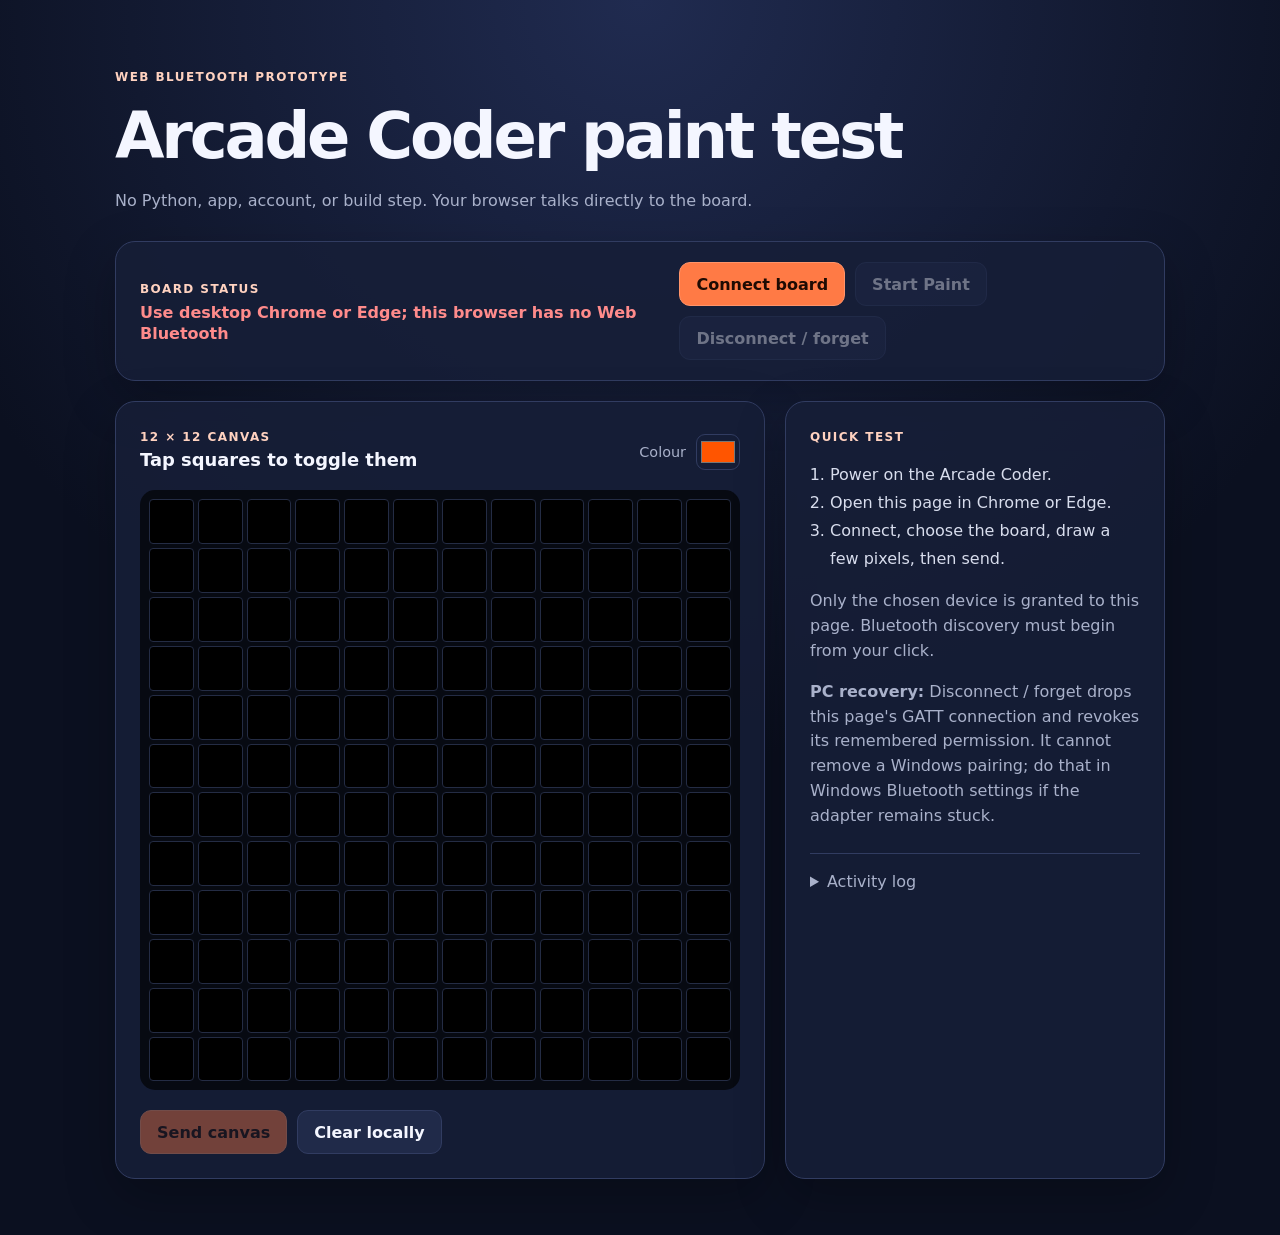
<file: web_bluetooth/index.html>
<!doctype html>
<html lang="en">
<head>
  <meta charset="utf-8">
  <meta name="viewport" content="width=device-width, initial-scale=1">
  <meta name="theme-color" content="#0b1020">
  <title>LightyCoderDoodad · browser paint test</title>
  <link rel="stylesheet" href="style.css?v=3">
</head>
<body>
  <main>
    <header>
      <p class="eyebrow">Web Bluetooth prototype</p>
      <h1>Arcade Coder paint test</h1>
      <p>No Python, app, account, or build step. Your browser talks directly to the board.</p>
    </header>

    <section class="panel connection">
      <div>
        <span class="label">Board status</span>
        <strong id="status" role="status">Ready to connect</strong>
      </div>
      <div class="buttons">
        <button id="connect" class="primary">Connect board</button>
        <button id="startPaint" disabled>Start Paint</button>
        <button id="resetBoard" disabled>Disconnect / forget</button>
      </div>
    </section>

    <section class="workspace">
      <div class="panel painter">
        <div class="painter-heading">
          <div>
            <span class="label">12 × 12 canvas</span>
            <h2>Tap squares to toggle them</h2>
          </div>
          <label class="colour">Colour <input id="colour" type="color" value="#ff5500"></label>
        </div>
        <div id="grid" class="grid"></div>
        <div class="buttons bottom">
          <button id="send" class="primary" disabled>Send canvas</button>
          <button id="clear">Clear locally</button>
        </div>
      </div>

      <aside class="panel notes">
        <span class="label">Quick test</span>
        <ol>
          <li>Power on the Arcade Coder.</li>
          <li>Open this page in Chrome or Edge.</li>
          <li>Connect, choose the board, draw a few pixels, then send.</li>
        </ol>
        <p>Only the chosen device is granted to this page. Bluetooth discovery must begin from your click.</p>
        <p><strong>PC recovery:</strong> Disconnect / forget drops this page's GATT connection and revokes its remembered permission. It cannot remove a Windows pairing; do that in Windows Bluetooth settings if the adapter remains stuck.</p>
        <details>
          <summary>Activity log</summary>
          <pre id="log" aria-live="polite"></pre>
        </details>
      </aside>
    </section>
  </main>
  <script src="protocol.js"></script>
  <script src="app.js"></script>
</body>
</html>
</file>
<file: web_bluetooth/style.css>
:root {
  color-scheme: dark;
  font-family: Inter, ui-sans-serif, system-ui, sans-serif;
  background: #0b1020;
  color: #f4f6ff;
  --ink-muted: #a9b1ca;
  --panel: rgba(22, 30, 55, 0.88);
  --line: #313c61;
  --accent: #ff7a45;
}

* { box-sizing: border-box; }
html { -webkit-text-size-adjust: 100%; }
body { margin: 0; min-height: 100vh; min-height: 100dvh; background: radial-gradient(circle at top, #202b50, #0b1020 55%); }
main { width: min(1050px, calc(100% - 32px)); margin: 0 auto; padding: 56px 0; }
header { margin-bottom: 28px; }
h1 { margin: 4px 0 8px; font-size: clamp(2rem, 5vw, 4rem); letter-spacing: -0.05em; }
h2 { margin: 4px 0 0; font-size: 1.12rem; }
p { color: var(--ink-muted); line-height: 1.55; }
.eyebrow, .label { color: #ffd2c0; font-size: .75rem; font-weight: 800; letter-spacing: .12em; text-transform: uppercase; }
.panel { border: 1px solid var(--line); border-radius: 20px; background: var(--panel); box-shadow: 0 18px 50px rgba(0, 0, 0, .25); }
.connection { display: flex; align-items: center; justify-content: space-between; gap: 20px; padding: 20px 24px; margin-bottom: 20px; }
#status { display: block; margin-top: 5px; overflow-wrap: anywhere; line-height: 1.35; }
#status[data-state="ready"] { color: #76f0b3; }
#status[data-state="working"] { color: #ffcf70; }
#status[data-state="error"] { color: #ff8b8b; }
.workspace { display: grid; grid-template-columns: minmax(340px, 650px) minmax(220px, 1fr); gap: 20px; }
.workspace > * { min-width: 0; }
.painter { padding: 24px; }
.painter-heading { display: flex; align-items: end; justify-content: space-between; gap: 20px; margin-bottom: 20px; }
.painter-heading > div { min-width: 0; }
.colour { display: flex; align-items: center; gap: 10px; color: var(--ink-muted); font-size: .9rem; }
input[type="color"] { width: 44px; height: 36px; padding: 2px; border: 1px solid var(--line); border-radius: 9px; background: transparent; }
.grid { display: grid; grid-template-columns: repeat(12, minmax(0, 1fr)); gap: 4px; min-width: 0; width: 100%; aspect-ratio: 1; padding: 9px; overflow: hidden; border-radius: 15px; background: #070a12; touch-action: manipulation; }
.pixel { min-width: 0; width: 100%; max-width: 100%; padding: 0; aspect-ratio: 1; border: 1px solid #242c44; border-radius: 4px; box-shadow: inset 0 0 9px #000; touch-action: manipulation; }
.pixel.lit { border-color: rgba(255,255,255,.62); box-shadow: 0 0 9px currentColor; }
.buttons { display: flex; flex-wrap: wrap; gap: 10px; }
.bottom { margin-top: 20px; }
button { appearance: none; min-height: 44px; border: 1px solid var(--line); border-radius: 11px; padding: 11px 16px; background: #202a49; color: inherit; font: inherit; font-weight: 750; cursor: pointer; touch-action: manipulation; }
button.primary { border-color: #ff946a; background: var(--accent); color: #1f0b03; }
button:disabled { cursor: not-allowed; opacity: .4; }
.notes { padding: 24px; }
.notes ol { padding-left: 20px; color: #d8dded; line-height: 1.75; }
details { margin-top: 24px; border-top: 1px solid var(--line); padding-top: 18px; }
summary { cursor: pointer; color: var(--ink-muted); }
pre { overflow-wrap: anywhere; white-space: pre-wrap; color: #bfc7df; font-size: .76rem; }

@media (hover: hover) {
  button:hover:not(:disabled) { border-color: #65729e; transform: translateY(-1px); }
}

/* Android's optional "Desktop site" mode reports a wide layout viewport and
   defeats width-only breakpoints. Portrait coarse-pointer devices still need
   the touch layout rather than a scaled-down desktop page. */
@media (max-width: 760px), (pointer: coarse) and (orientation: portrait) {
  main {
    width: calc(100% - 20px);
    padding: max(20px, env(safe-area-inset-top)) 0 max(28px, env(safe-area-inset-bottom));
  }
  header { margin-bottom: 18px; padding: 0 4px; }
  header .eyebrow { margin: 0 0 5px; }
  h1 { margin-top: 0; font-size: clamp(2rem, 10vw, 3rem); line-height: .98; }
  header > p:last-child { margin: 10px 0 0; font-size: .94rem; }
  .panel { border-radius: 16px; }
  .workspace { grid-template-columns: 1fr; }
  .connection { align-items: stretch; flex-direction: column; gap: 14px; padding: 16px; margin-bottom: 12px; }
  .connection .buttons { display: grid; grid-template-columns: 1fr 1fr; }
  .connection button { padding-inline: 10px; }
  #resetBoard { grid-column: 1 / -1; }
  .workspace { gap: 12px; }
  .painter { padding: 14px; }
  .painter-heading { align-items: center; gap: 12px; margin-bottom: 14px; }
  .painter-heading h2 { font-size: 1rem; }
  .colour { flex: 0 0 auto; flex-direction: column; gap: 3px; font-size: .72rem; }
  input[type="color"] { width: 48px; height: 42px; }
  .grid { gap: 2px; padding: 6px; border-radius: 12px; }
  .pixel { min-height: 0; border-radius: 2px; }
  .bottom { display: grid; grid-template-columns: 1.25fr 1fr; margin-top: 14px; }
  .bottom button { padding-inline: 8px; }
  .notes { padding: 18px; }
  .notes ol { margin: 10px 0; line-height: 1.6; }
  .notes p { margin-bottom: 0; font-size: .9rem; }
  details { margin-top: 16px; padding-top: 14px; }
}

@media (max-width: 370px) {
  main { width: calc(100% - 12px); }
  .painter { padding: 10px; }
  .grid { gap: 1px; padding: 4px; }
  .connection .buttons, .bottom { grid-template-columns: 1fr; }
  #resetBoard { grid-column: auto; }
}
</file>
